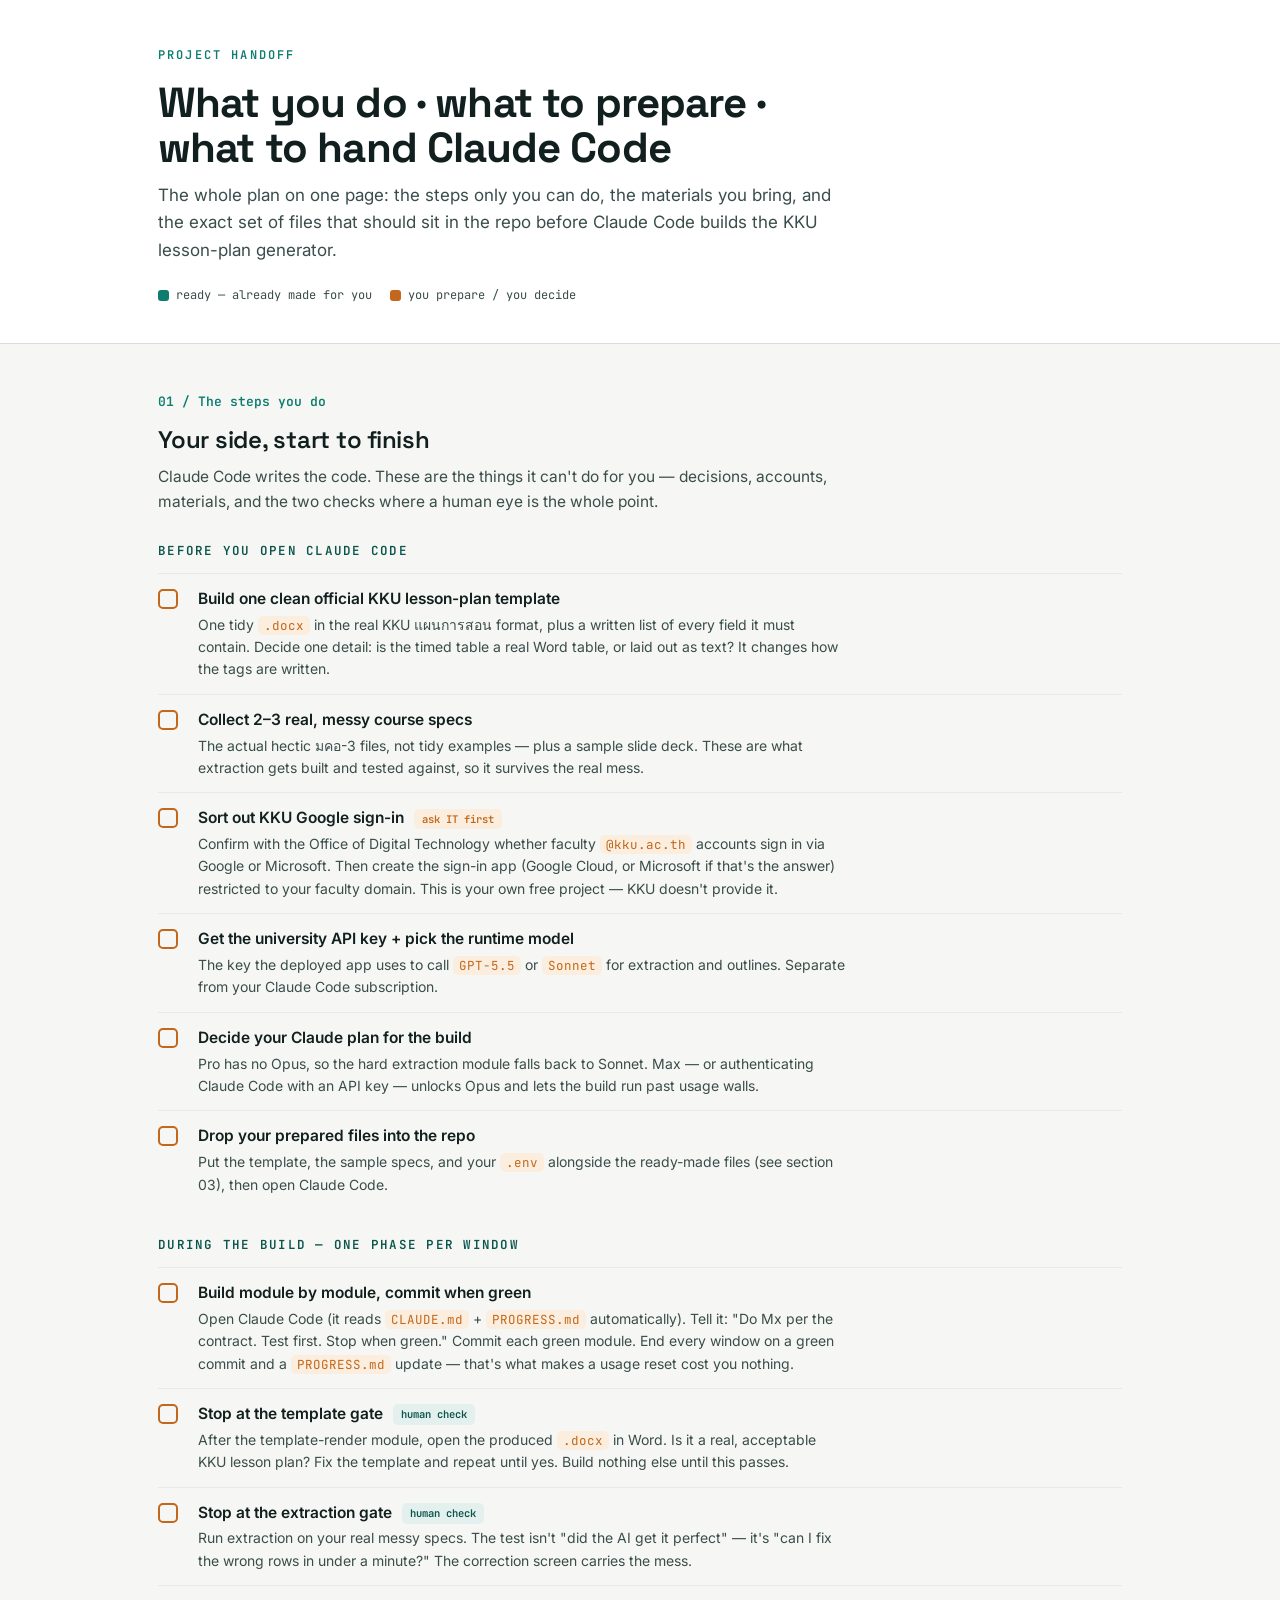
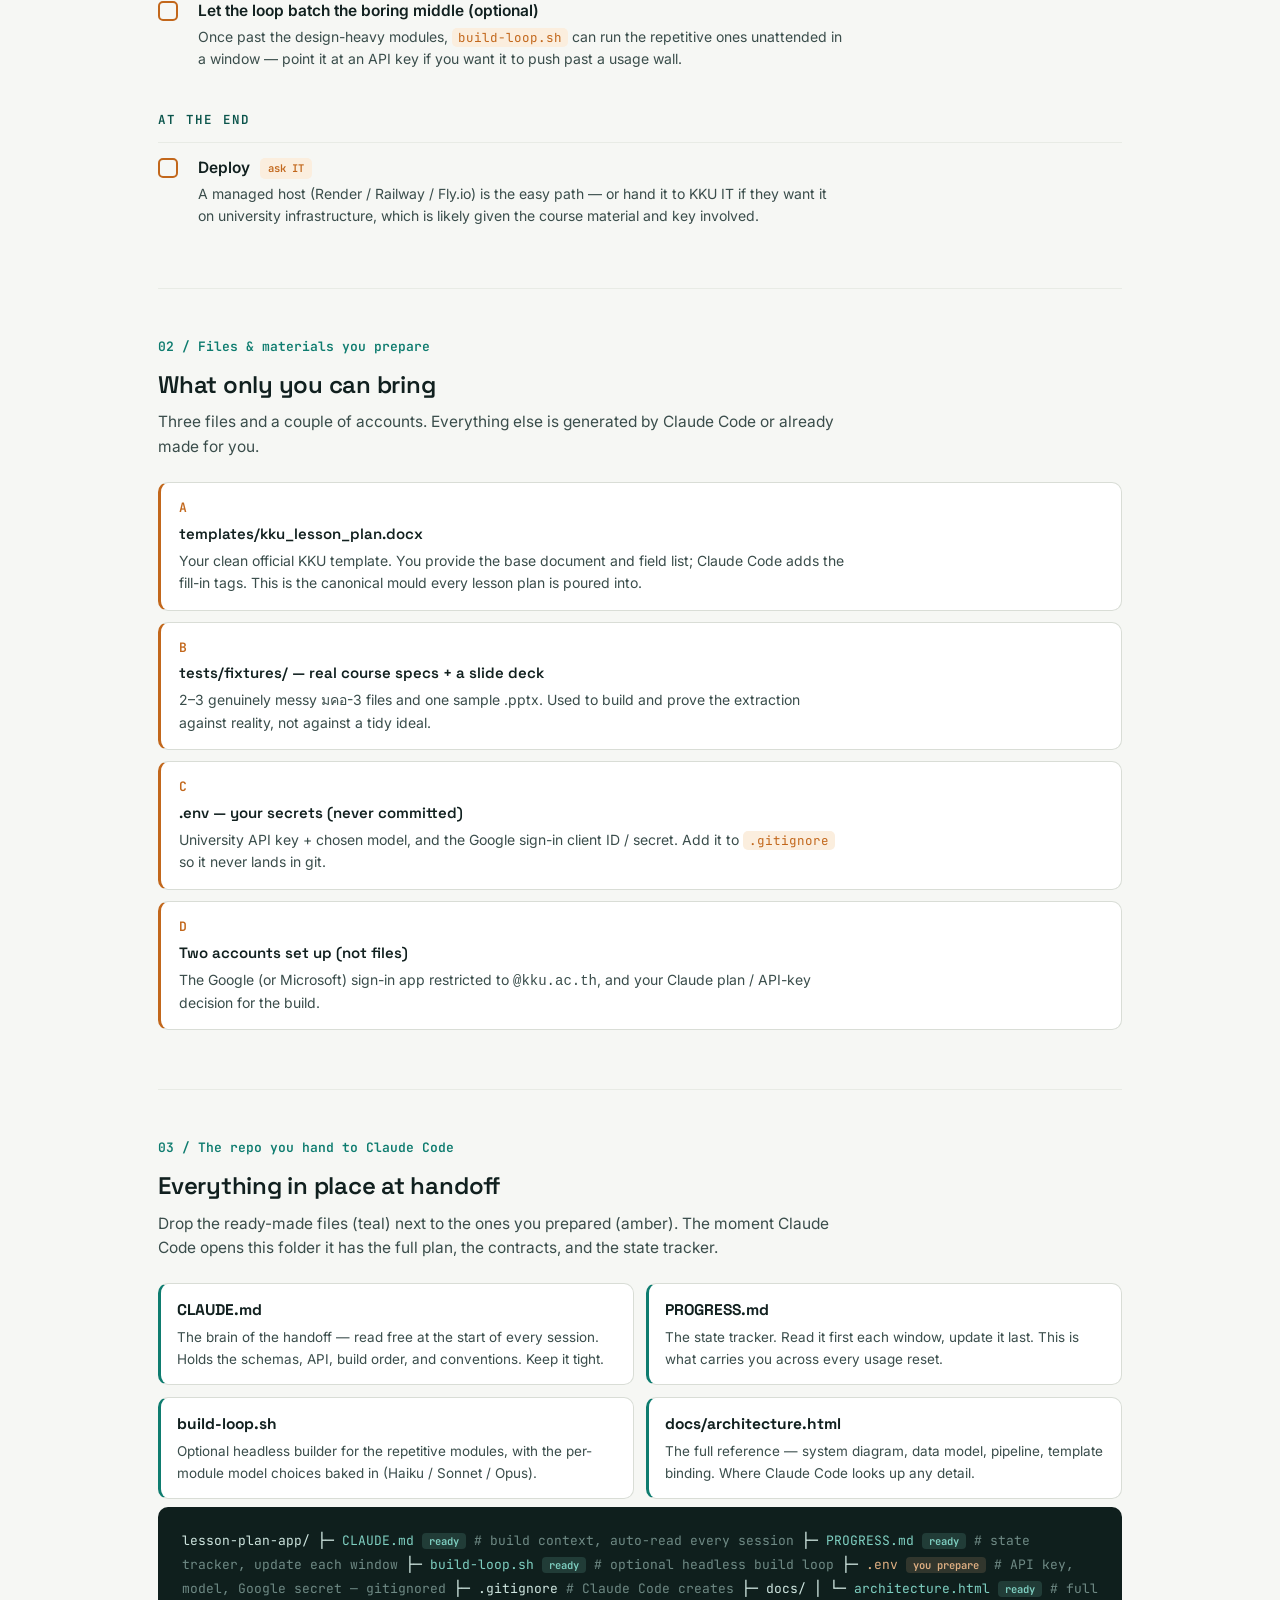
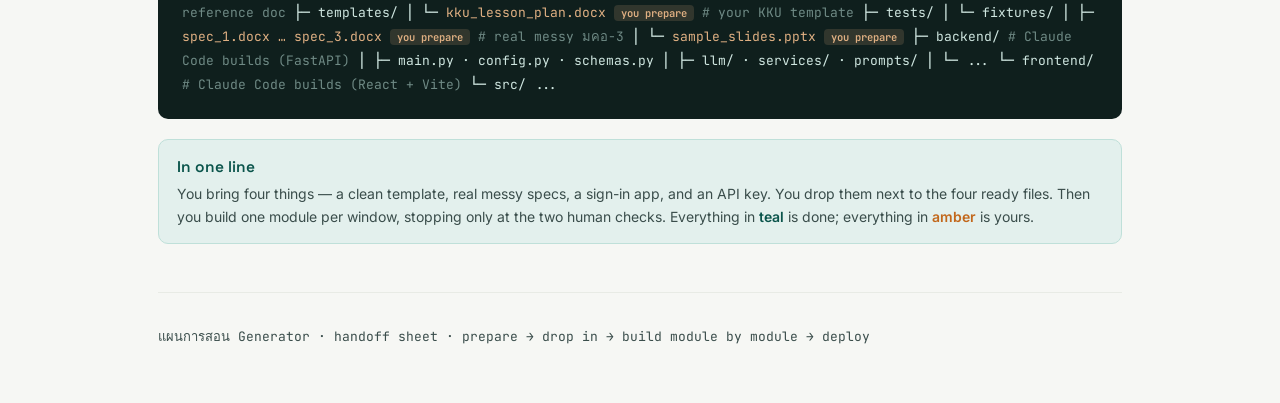
<file: project-handoff.html>
<!DOCTYPE html>
<html lang="en">
<head>
<meta charset="UTF-8">
<meta name="viewport" content="width=device-width, initial-scale=1.0">
<title>แผนการสอน Generator — Project Handoff</title>
<link rel="preconnect" href="https://fonts.googleapis.com">
<link rel="preconnect" href="https://fonts.gstatic.com" crossorigin>
<link href="https://fonts.googleapis.com/css2?family=Space+Grotesk:wght@400;500;600;700&family=Inter:wght@400;500;600&family=JetBrains+Mono:wght@400;500;600&display=swap" rel="stylesheet">
<style>
  :root{
    --ink:#11201f; --ink-soft:#3a4d4b; --paper:#f6f7f4; --panel:#ffffff;
    --line:#d9ddd6; --line-soft:#e8ebe5;
    --teal:#0e7c6f; --teal-deep:#0a544b; --teal-wash:#e3f0ed;
    --amber:#c2671b; --amber-wash:#fbeede;
    --code-bg:#0f1f1d; --code-ink:#cfe6e0; --code-dim:#6f8a85;
    --radius:10px; --maxw:1020px;
  }
  *{box-sizing:border-box}
  body{margin:0;background:var(--paper);color:var(--ink);
    font-family:'Inter',system-ui,sans-serif;line-height:1.6;font-size:15.5px;
    -webkit-font-smoothing:antialiased}
  .wrap{max-width:var(--maxw);margin:0 auto;padding:0 28px}

  .masthead{border-bottom:1px solid var(--line);background:var(--panel)}
  .masthead .wrap{padding:46px 28px 38px}
  .eyebrow{font-family:'JetBrains Mono',monospace;font-size:12px;letter-spacing:.18em;
    text-transform:uppercase;color:var(--teal);font-weight:600;margin-bottom:16px}
  h1{font-family:'Space Grotesk',sans-serif;font-weight:700;font-size:clamp(28px,4.5vw,42px);
    line-height:1.06;letter-spacing:-.02em;margin:0 0 12px}
  .lede{font-size:17px;color:var(--ink-soft);max-width:62ch;margin:0}
  .legend{display:flex;gap:18px;flex-wrap:wrap;margin-top:22px;font-family:'JetBrains Mono',monospace;font-size:12px}
  .legend span{display:inline-flex;align-items:center;gap:7px;color:var(--ink-soft)}
  .dot{width:11px;height:11px;border-radius:3px;display:inline-block}
  .dot.t{background:var(--teal)} .dot.a{background:var(--amber)}

  section{padding:48px 0;border-bottom:1px solid var(--line-soft)}
  .sec-num{font-family:'JetBrains Mono',monospace;font-size:13px;color:var(--teal);font-weight:600}
  h2{font-family:'Space Grotesk',sans-serif;font-weight:600;font-size:24px;letter-spacing:-.01em;margin:8px 0 6px}
  .sec-sub{color:var(--ink-soft);margin:0 0 22px;max-width:70ch}
  h3{font-family:'Space Grotesk',sans-serif;font-weight:600;font-size:15px;letter-spacing:.02em;
    margin:26px 0 12px;color:var(--teal-deep);text-transform:uppercase;font-size:12.5px;
    font-family:'JetBrains Mono',monospace;letter-spacing:.1em}

  /* checklist */
  .step{display:grid;grid-template-columns:26px 1fr;gap:14px;padding:13px 0;border-top:1px solid var(--line-soft)}
  .step:first-of-type{border-top:none}
  .box{width:20px;height:20px;border:2px solid var(--amber);border-radius:5px;margin-top:2px}
  .step .t{font-weight:600;margin:0 0 2px}
  .step .d{color:var(--ink-soft);font-size:14px;margin:0;max-width:72ch}
  .step .d code{font-family:'JetBrains Mono',monospace;font-size:12.5px;background:var(--amber-wash);
    color:var(--amber);padding:1px 6px;border-radius:5px}
  .flag{display:inline-block;font-family:'JetBrains Mono',monospace;font-size:10.5px;font-weight:600;
    padding:2px 8px;border-radius:5px;margin-left:6px;vertical-align:middle}
  .flag.gate{background:var(--teal-wash);color:var(--teal-deep)}
  .flag.ask{background:var(--amber-wash);color:var(--amber)}

  /* prepare cards */
  .pcard{background:var(--panel);border:1px solid var(--line);border-left:3px solid var(--amber);
    border-radius:var(--radius);padding:15px 18px;margin:11px 0}
  .pcard .pn{font-family:'JetBrains Mono',monospace;font-size:13px;font-weight:600;color:var(--amber)}
  .pcard .pt{font-family:'Space Grotesk',sans-serif;font-weight:600;font-size:15px;margin:3px 0 4px}
  .pcard p{margin:0;color:var(--ink-soft);font-size:14px;max-width:74ch}

  /* file tree */
  .tree{background:var(--code-bg);color:var(--code-ink);border-radius:var(--radius);
    padding:22px 24px;font-family:'JetBrains Mono',monospace;font-size:13px;line-height:1.85;overflow-x:auto;margin:8px 0 0}
  .tree .c{color:var(--code-dim)}
  .tree .ready{color:#7fd0c2}
  .tree .prep{color:#e0b083}
  .tag{font-size:10.5px;font-weight:600;padding:1px 7px;border-radius:4px;margin-left:8px}
  .tag.ready{background:rgba(127,208,194,.16);color:#7fd0c2}
  .tag.prep{background:rgba(224,176,131,.16);color:#e0b083}

  .keyrow{display:grid;grid-template-columns:1fr 1fr;gap:12px;margin-top:18px}
  .keybox{border:1px solid var(--line);border-radius:var(--radius);padding:14px 16px;background:var(--panel)}
  .keybox.t{border-left:3px solid var(--teal)} .keybox.a{border-left:3px solid var(--amber)}
  .keybox b{font-family:'Space Grotesk',sans-serif}
  .keybox p{margin:4px 0 0;font-size:13.5px;color:var(--ink-soft)}

  .note{background:var(--teal-wash);border:1px solid #bfe0d9;border-radius:var(--radius);padding:15px 18px;margin:20px 0 0}
  .note .nt{font-family:'Space Grotesk',sans-serif;font-weight:600;color:var(--teal-deep);margin-bottom:3px}
  .note p{margin:0;color:var(--ink-soft);font-size:14px}

  footer{padding:34px 0 56px;color:var(--ink-soft);font-size:13px;font-family:'JetBrains Mono',monospace}

  @media(max-width:720px){ .keyrow{grid-template-columns:1fr} }
  @media print{ body{background:#fff} section{break-inside:avoid} .tree{white-space:pre-wrap} }
</style>
</head>
<body>

<header class="masthead">
  <div class="wrap">
    <div class="eyebrow">Project handoff</div>
    <h1>What you do · what to prepare ·<br>what to hand Claude Code</h1>
    <p class="lede">The whole plan on one page: the steps only you can do, the materials you bring, and the exact set of files that should sit in the repo before Claude Code builds the KKU lesson-plan generator.</p>
    <div class="legend">
      <span><i class="dot t"></i> ready — already made for you</span>
      <span><i class="dot a"></i> you prepare / you decide</span>
    </div>
  </div>
</header>

<div class="wrap">

<!-- 1. STEPS -->
<section>
  <div class="sec-num">01 / The steps you do</div>
  <h2>Your side, start to finish</h2>
  <p class="sec-sub">Claude Code writes the code. These are the things it can't do for you — decisions, accounts, materials, and the two checks where a human eye is the whole point.</p>

  <h3>Before you open Claude Code</h3>
  <div class="step"><div class="box"></div><div>
    <p class="t">Build one clean official KKU lesson-plan template</p>
    <p class="d">One tidy <code>.docx</code> in the real KKU แผนการสอน format, plus a written list of every field it must contain. Decide one detail: is the timed table a real Word table, or laid out as text? It changes how the tags are written.</p>
  </div></div>
  <div class="step"><div class="box"></div><div>
    <p class="t">Collect 2–3 real, messy course specs</p>
    <p class="d">The actual hectic มคอ-3 files, not tidy examples — plus a sample slide deck. These are what extraction gets built and tested against, so it survives the real mess.</p>
  </div></div>
  <div class="step"><div class="box"></div><div>
    <p class="t">Sort out KKU Google sign-in <span class="flag ask">ask IT first</span></p>
    <p class="d">Confirm with the Office of Digital Technology whether faculty <code>@kku.ac.th</code> accounts sign in via Google or Microsoft. Then create the sign-in app (Google Cloud, or Microsoft if that's the answer) restricted to your faculty domain. This is your own free project — KKU doesn't provide it.</p>
  </div></div>
  <div class="step"><div class="box"></div><div>
    <p class="t">Get the university API key + pick the runtime model</p>
    <p class="d">The key the deployed app uses to call <code>GPT-5.5</code> or <code>Sonnet</code> for extraction and outlines. Separate from your Claude Code subscription.</p>
  </div></div>
  <div class="step"><div class="box"></div><div>
    <p class="t">Decide your Claude plan for the build</p>
    <p class="d">Pro has no Opus, so the hard extraction module falls back to Sonnet. Max — or authenticating Claude Code with an API key — unlocks Opus and lets the build run past usage walls.</p>
  </div></div>
  <div class="step"><div class="box"></div><div>
    <p class="t">Drop your prepared files into the repo</p>
    <p class="d">Put the template, the sample specs, and your <code>.env</code> alongside the ready-made files (see section 03), then open Claude Code.</p>
  </div></div>

  <h3>During the build — one phase per window</h3>
  <div class="step"><div class="box"></div><div>
    <p class="t">Build module by module, commit when green</p>
    <p class="d">Open Claude Code (it reads <code>CLAUDE.md</code> + <code>PROGRESS.md</code> automatically). Tell it: "Do Mx per the contract. Test first. Stop when green." Commit each green module. End every window on a green commit and a <code>PROGRESS.md</code> update — that's what makes a usage reset cost you nothing.</p>
  </div></div>
  <div class="step"><div class="box"></div><div>
    <p class="t">Stop at the template gate <span class="flag gate">human check</span></p>
    <p class="d">After the template-render module, open the produced <code>.docx</code> in Word. Is it a real, acceptable KKU lesson plan? Fix the template and repeat until yes. Build nothing else until this passes.</p>
  </div></div>
  <div class="step"><div class="box"></div><div>
    <p class="t">Stop at the extraction gate <span class="flag gate">human check</span></p>
    <p class="d">Run extraction on your real messy specs. The test isn't "did the AI get it perfect" — it's "can I fix the wrong rows in under a minute?" The correction screen carries the mess.</p>
  </div></div>
  <div class="step"><div class="box"></div><div>
    <p class="t">Let the loop batch the boring middle (optional)</p>
    <p class="d">Once past the design-heavy modules, <code>build-loop.sh</code> can run the repetitive ones unattended in a window — point it at an API key if you want it to push past a usage wall.</p>
  </div></div>

  <h3>At the end</h3>
  <div class="step"><div class="box"></div><div>
    <p class="t">Deploy <span class="flag ask">ask IT</span></p>
    <p class="d">A managed host (Render / Railway / Fly.io) is the easy path — or hand it to KKU IT if they want it on university infrastructure, which is likely given the course material and key involved.</p>
  </div></div>
</section>

<!-- 2. PREPARE -->
<section>
  <div class="sec-num">02 / Files &amp; materials you prepare</div>
  <h2>What only you can bring</h2>
  <p class="sec-sub">Three files and a couple of accounts. Everything else is generated by Claude Code or already made for you.</p>

  <div class="pcard">
    <div class="pn">A</div>
    <div class="pt">templates/kku_lesson_plan.docx</div>
    <p>Your clean official KKU template. You provide the base document and field list; Claude Code adds the fill-in tags. This is the canonical mould every lesson plan is poured into.</p>
  </div>
  <div class="pcard">
    <div class="pn">B</div>
    <div class="pt">tests/fixtures/ — real course specs + a slide deck</div>
    <p>2–3 genuinely messy มคอ-3 files and one sample .pptx. Used to build and prove the extraction against reality, not against a tidy ideal.</p>
  </div>
  <div class="pcard">
    <div class="pn">C</div>
    <div class="pt">.env — your secrets (never committed)</div>
    <p>University API key + chosen model, and the Google sign-in client ID / secret. Add it to <code style="background:var(--amber-wash);color:var(--amber);padding:1px 6px;border-radius:5px;font-family:'JetBrains Mono',monospace;font-size:12.5px">.gitignore</code> so it never lands in git.</p>
  </div>
  <div class="pcard">
    <div class="pn">D</div>
    <div class="pt">Two accounts set up (not files)</div>
    <p>The Google (or Microsoft) sign-in app restricted to <code>@kku.ac.th</code>, and your Claude plan / API-key decision for the build.</p>
  </div>
</section>

<!-- 3. REPO -->
<section>
  <div class="sec-num">03 / The repo you hand to Claude Code</div>
  <h2>Everything in place at handoff</h2>
  <p class="sec-sub">Drop the ready-made files (teal) next to the ones you prepared (amber). The moment Claude Code opens this folder it has the full plan, the contracts, and the state tracker.</p>

  <div class="keyrow">
    <div class="keybox t">
      <b>CLAUDE.md</b>
      <p>The brain of the handoff — read free at the start of every session. Holds the schemas, API, build order, and conventions. Keep it tight.</p>
    </div>
    <div class="keybox t">
      <b>PROGRESS.md</b>
      <p>The state tracker. Read it first each window, update it last. This is what carries you across every usage reset.</p>
    </div>
    <div class="keybox t">
      <b>build-loop.sh</b>
      <p>Optional headless builder for the repetitive modules, with the per-module model choices baked in (Haiku / Sonnet / Opus).</p>
    </div>
    <div class="keybox t">
      <b>docs/architecture.html</b>
      <p>The full reference — system diagram, data model, pipeline, template binding. Where Claude Code looks up any detail.</p>
    </div>
  </div>

  <div class="tree">lesson-plan-app/
├─ <span class="ready">CLAUDE.md</span><span class="tag ready">ready</span>              <span class="c"># build context, auto-read every session</span>
├─ <span class="ready">PROGRESS.md</span><span class="tag ready">ready</span>            <span class="c"># state tracker, update each window</span>
├─ <span class="ready">build-loop.sh</span><span class="tag ready">ready</span>          <span class="c"># optional headless build loop</span>
├─ <span class="prep">.env</span><span class="tag prep">you prepare</span>                 <span class="c"># API key, model, Google secret — gitignored</span>
├─ .gitignore                <span class="c"># Claude Code creates</span>
├─ docs/
│  └─ <span class="ready">architecture.html</span><span class="tag ready">ready</span>     <span class="c"># full reference doc</span>
├─ templates/
│  └─ <span class="prep">kku_lesson_plan.docx</span><span class="tag prep">you prepare</span>  <span class="c"># your KKU template</span>
├─ tests/
│  └─ fixtures/
│     ├─ <span class="prep">spec_1.docx … spec_3.docx</span><span class="tag prep">you prepare</span>  <span class="c"># real messy มคอ-3</span>
│     └─ <span class="prep">sample_slides.pptx</span><span class="tag prep">you prepare</span>
├─ backend/                  <span class="c"># Claude Code builds (FastAPI)</span>
│  ├─ main.py · config.py · schemas.py
│  ├─ llm/  · services/  · prompts/
│  └─ ...
└─ frontend/                 <span class="c"># Claude Code builds (React + Vite)</span>
   └─ src/  ...</div>

  <div class="note">
    <div class="nt">In one line</div>
    <p>You bring four things — a clean template, real messy specs, a sign-in app, and an API key. You drop them next to the four ready files. Then you build one module per window, stopping only at the two human checks. Everything in <span style="color:var(--teal-deep);font-weight:600">teal</span> is done; everything in <span style="color:var(--amber);font-weight:600">amber</span> is yours.</p>
  </div>
</section>

</div>

<footer>
  <div class="wrap">แผนการสอน Generator · handoff sheet · prepare → drop in → build module by module → deploy</div>
</footer>

</body>
</html>
</file>
